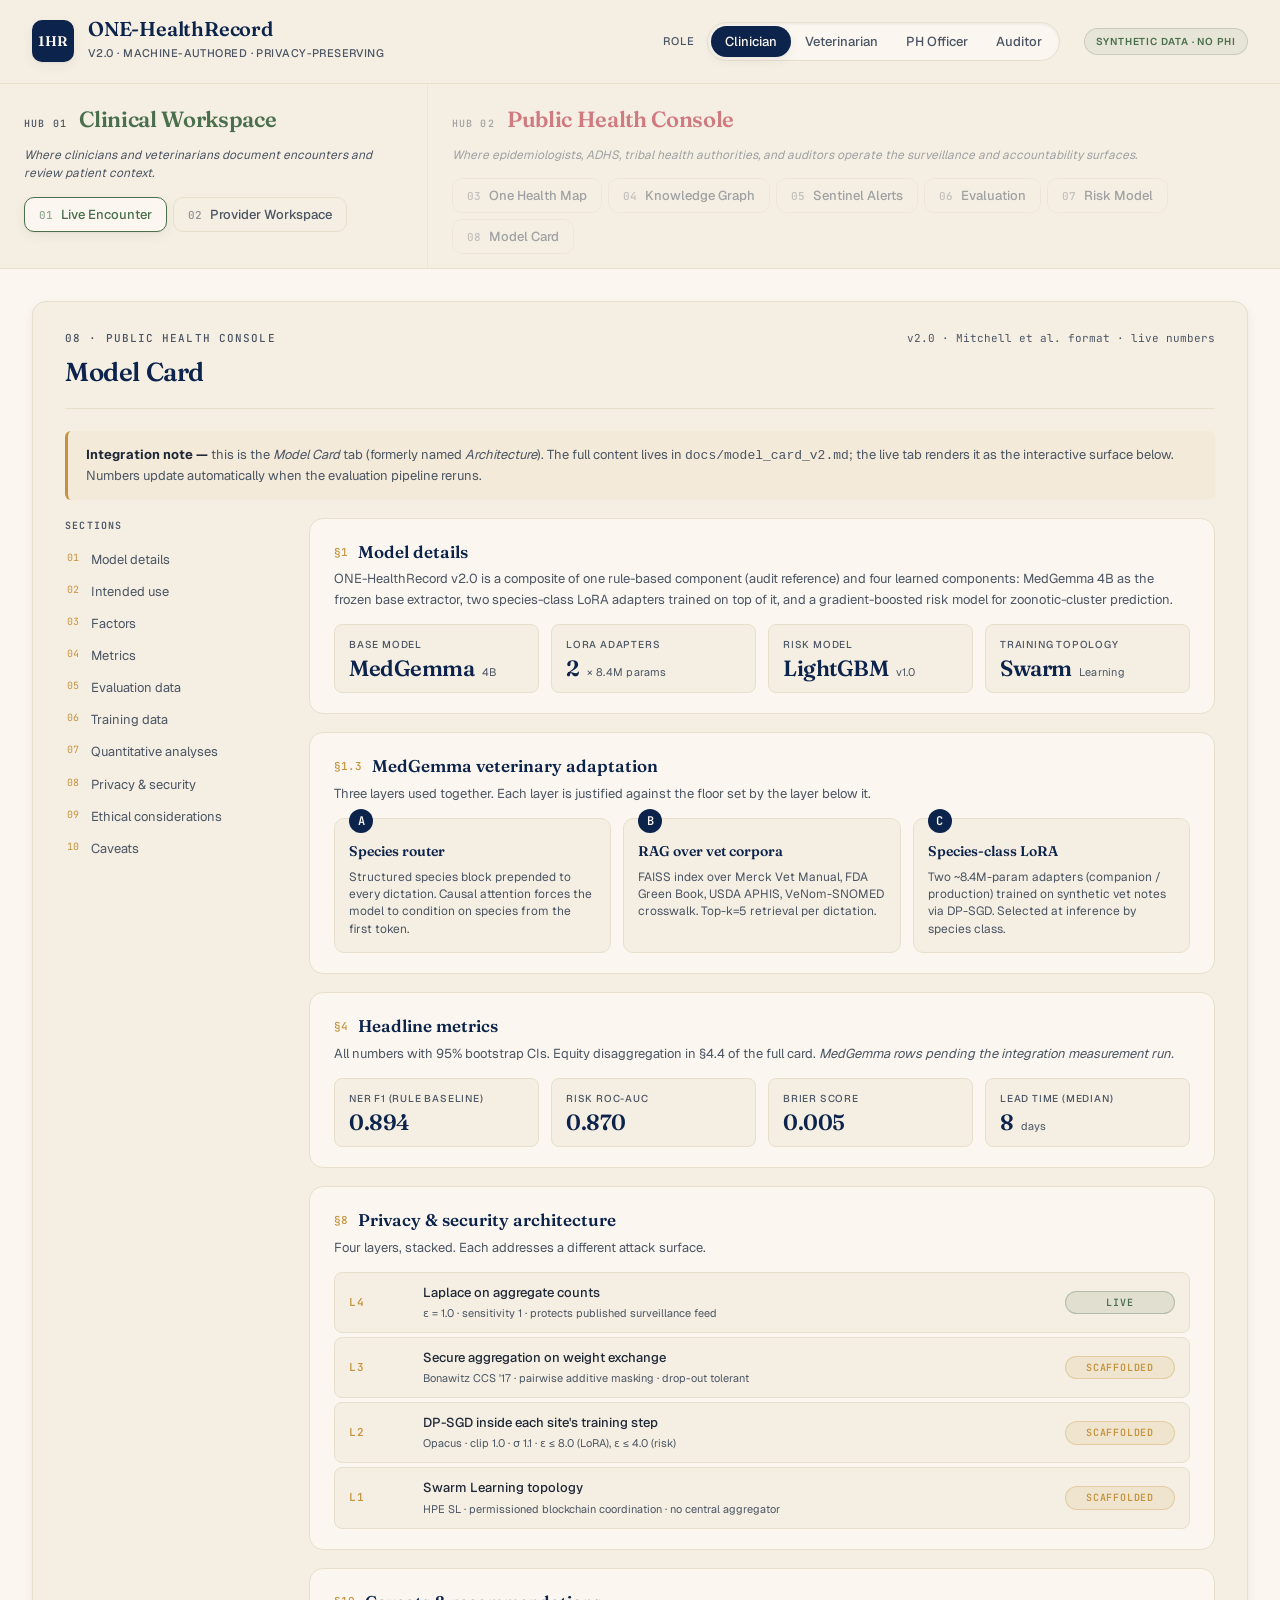
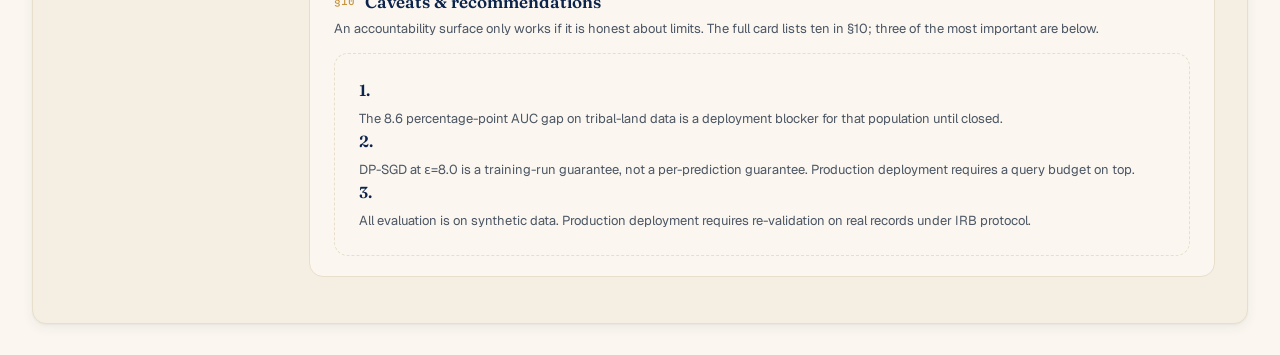
<file: docs/navigation_v2.html>
<!DOCTYPE html>
<html lang="en">
<head>
<meta charset="UTF-8">
<meta name="viewport" content="width=device-width, initial-scale=1.0">
<title>ONE-HealthRecord — v2.0 Navigation Skeleton</title>

<!-- Match existing project: Fraunces (serif display) + Geist (sans body) + JetBrains Mono (mono) -->
<link rel="preconnect" href="https://fonts.googleapis.com">
<link rel="preconnect" href="https://fonts.gstatic.com" crossorigin>
<link href="https://fonts.googleapis.com/css2?family=Fraunces:opsz,wght@9..144,400;9..144,500;9..144,600;9..144,700&family=Geist:wght@300;400;500;600;700&family=JetBrains+Mono:wght@400;500&display=swap" rel="stylesheet">

<style>
/* ============================================================================
   ONE-HealthRecord v2.0 — Two-Hub Navigation
   ============================================================================
   Drop-in skeleton for the Phase 3 restructure.

   Replace the existing <nav.tabs> block in app/index.html with the
   <header class="oh-shell">…</header><nav class="oh-hubs">…</nav> blocks
   below. All CSS lives under the .oh- prefix to avoid colliding with the
   existing app stylesheet.

   The role-switcher state is stored on document.body via a `data-role`
   attribute. The hub-and-tab routing reuses the existing `data-view`
   convention so the existing app.js view handlers continue to work
   unchanged — just with two more hub-level wrappers around them.
   ============================================================================ */

:root {
  /* Existing project palette (do not change — matches the rest of the app) */
  --ua-cardinal: #AB0520;
  --ua-navy: #0C234B;
  --clinical-sage: #4A6F4D;
  --ochre: #C5933E;
  --cream: #FBF7F0;
  --cream-warm: #F5EFE3;
  --ink: #1F2937;
  --ink-soft: #4B5563;
  --rule: #E7DFCC;

  /* Hub-specific accent colors — new in v2.0 */
  --hub-clinical: var(--clinical-sage);
  --hub-public-health: var(--ua-cardinal);

  /* Shadows tuned for warm-cream neomorphism */
  --shadow-soft: 0 1px 2px rgba(31, 41, 55, 0.04), 0 4px 12px rgba(31, 41, 55, 0.06);
  --shadow-pressed: inset 0 1px 3px rgba(31, 41, 55, 0.08);

  --radius-card: 14px;
  --radius-pill: 999px;
}

* { box-sizing: border-box; margin: 0; padding: 0; }

body {
  background: var(--cream);
  color: var(--ink);
  font-family: 'Geist', system-ui, -apple-system, sans-serif;
  font-weight: 400;
  line-height: 1.55;
  min-height: 100vh;
  font-feature-settings: "ss01" 1, "ss02" 1;
}

/* ============================================================================
   APP SHELL — top bar with brand, role switcher, synthetic-data badge
   ============================================================================ */
.oh-shell {
  background: var(--cream-warm);
  border-bottom: 1px solid var(--rule);
  padding: 18px 32px;
  display: flex;
  align-items: center;
  gap: 24px;
  position: sticky;
  top: 0;
  z-index: 50;
  backdrop-filter: blur(8px);
}

.oh-brand {
  display: flex;
  align-items: center;
  gap: 14px;
  flex-shrink: 0;
}

.oh-brand-mark {
  width: 42px; height: 42px;
  border-radius: 10px;
  background: var(--ua-navy);
  color: var(--cream);
  display: grid;
  place-items: center;
  font-family: 'Fraunces', serif;
  font-weight: 600;
  font-size: 14px;
  letter-spacing: 0.02em;
  box-shadow: var(--shadow-soft);
}

.oh-brand-text h1 {
  font-family: 'Fraunces', serif;
  font-weight: 600;
  font-size: 20px;
  letter-spacing: -0.01em;
  color: var(--ua-navy);
  line-height: 1.1;
}

.oh-brand-text .sub {
  font-size: 11px;
  color: var(--ink-soft);
  letter-spacing: 0.04em;
  text-transform: uppercase;
  font-weight: 500;
}

/* Role switcher — segmented control */
.oh-role-switcher {
  margin-left: auto;
  display: flex;
  align-items: center;
  gap: 12px;
}

.oh-role-label {
  font-size: 11px;
  letter-spacing: 0.08em;
  text-transform: uppercase;
  color: var(--ink-soft);
  font-weight: 500;
}

.oh-role-segment {
  display: inline-flex;
  background: var(--cream);
  border: 1px solid var(--rule);
  border-radius: var(--radius-pill);
  padding: 3px;
  box-shadow: var(--shadow-pressed);
}

.oh-role-segment button {
  appearance: none;
  background: transparent;
  border: none;
  font-family: inherit;
  font-size: 13px;
  font-weight: 500;
  color: var(--ink-soft);
  padding: 7px 14px;
  border-radius: var(--radius-pill);
  cursor: pointer;
  transition: all 0.18s ease;
  display: inline-flex;
  align-items: center;
  gap: 6px;
}

.oh-role-segment button:hover { color: var(--ink); }

.oh-role-segment button[aria-pressed="true"] {
  background: var(--ua-navy);
  color: var(--cream);
  box-shadow: var(--shadow-soft);
}

.oh-role-icon {
  width: 14px; height: 14px;
  display: inline-block;
}

.oh-synthetic-badge {
  font-size: 10px;
  letter-spacing: 0.08em;
  text-transform: uppercase;
  color: var(--clinical-sage);
  background: rgba(74, 111, 77, 0.08);
  border: 1px solid rgba(74, 111, 77, 0.2);
  border-radius: var(--radius-pill);
  padding: 5px 11px;
  font-weight: 600;
}

/* ============================================================================
   TWO-HUB NAVIGATION
   The big visual change: two hub headers, each with their own tab strip.
   ============================================================================ */
.oh-hubs {
  display: grid;
  grid-template-columns: 1fr 2fr; /* Clinical narrower, PH wider — reflects sub-tab count */
  gap: 0;
  border-bottom: 1px solid var(--rule);
  background: var(--cream-warm);
}

.oh-hub {
  padding: 18px 24px 14px;
  position: relative;
  transition: background 0.2s ease;
}

.oh-hub + .oh-hub {
  border-left: 1px solid var(--rule);
}

.oh-hub-header {
  display: flex;
  align-items: baseline;
  gap: 12px;
  margin-bottom: 10px;
}

.oh-hub-eyebrow {
  font-family: 'JetBrains Mono', monospace;
  font-size: 10px;
  letter-spacing: 0.12em;
  text-transform: uppercase;
  color: var(--ink-soft);
  font-weight: 500;
}

.oh-hub-title {
  font-family: 'Fraunces', serif;
  font-weight: 600;
  font-size: 22px;
  letter-spacing: -0.015em;
}

.oh-hub[data-hub="clinical"] .oh-hub-title { color: var(--hub-clinical); }
.oh-hub[data-hub="public-health"] .oh-hub-title { color: var(--hub-public-health); }

.oh-hub-audience {
  font-size: 12px;
  color: var(--ink-soft);
  margin-bottom: 14px;
  font-style: italic;
}

/* Tab strip within each hub */
.oh-tabstrip {
  display: flex;
  flex-wrap: wrap;
  gap: 6px;
}

.oh-tab {
  appearance: none;
  background: transparent;
  border: 1px solid var(--rule);
  font-family: inherit;
  font-size: 13px;
  font-weight: 500;
  color: var(--ink-soft);
  padding: 8px 14px;
  border-radius: 10px;
  cursor: pointer;
  transition: all 0.18s ease;
  display: inline-flex;
  align-items: center;
  gap: 8px;
}

.oh-tab:hover {
  background: var(--cream);
  color: var(--ink);
  transform: translateY(-1px);
}

.oh-tab[aria-current="page"] {
  background: var(--cream);
  color: var(--ink);
  box-shadow: var(--shadow-soft);
}

.oh-hub[data-hub="clinical"] .oh-tab[aria-current="page"] {
  border-color: var(--hub-clinical);
  color: var(--hub-clinical);
}

.oh-hub[data-hub="public-health"] .oh-tab[aria-current="page"] {
  border-color: var(--hub-public-health);
  color: var(--hub-public-health);
}

.oh-tab-num {
  font-family: 'JetBrains Mono', monospace;
  font-size: 11px;
  font-weight: 500;
  opacity: 0.6;
}

/* When a role is active, dim the non-default hub */
body[data-role="clinician"] .oh-hub[data-hub="public-health"],
body[data-role="veterinarian"] .oh-hub[data-hub="public-health"] {
  opacity: 0.5;
}

body[data-role="public-health-officer"] .oh-hub[data-hub="clinical"],
body[data-role="auditor"] .oh-hub[data-hub="clinical"] {
  opacity: 0.5;
}

.oh-hub:hover { opacity: 1 !important; }

/* ============================================================================
   MAIN CONTENT AREA — view container
   ============================================================================ */
main { padding: 32px; max-width: 1400px; margin: 0 auto; }

.oh-view-shell {
  background: var(--cream-warm);
  border-radius: var(--radius-card);
  padding: 28px 32px;
  box-shadow: var(--shadow-soft);
  border: 1px solid var(--rule);
  min-height: 60vh;
}

.oh-view-head {
  border-bottom: 1px solid var(--rule);
  padding-bottom: 16px;
  margin-bottom: 22px;
  display: flex;
  align-items: baseline;
  justify-content: space-between;
  flex-wrap: wrap;
  gap: 12px;
}

.oh-view-head h2 {
  font-family: 'Fraunces', serif;
  font-weight: 600;
  font-size: 26px;
  letter-spacing: -0.015em;
  color: var(--ua-navy);
}

.oh-view-head h2 small {
  display: block;
  font-family: 'JetBrains Mono', monospace;
  font-size: 11px;
  font-weight: 500;
  letter-spacing: 0.1em;
  text-transform: uppercase;
  color: var(--ink-soft);
  margin-bottom: 4px;
}

.oh-view-meta {
  font-family: 'JetBrains Mono', monospace;
  font-size: 11px;
  color: var(--ink-soft);
}

/* ============================================================================
   MODEL CARD — preview rendering
   The Architecture tab becomes the Model Card. Below is a preview of how
   the live tab would render — sectioned, scannable, with live numbers.
   ============================================================================ */
.mc-grid {
  display: grid;
  grid-template-columns: 220px 1fr;
  gap: 24px;
  margin-top: 18px;
}

.mc-toc {
  position: sticky;
  top: 180px;
  align-self: start;
}

.mc-toc h3 {
  font-family: 'JetBrains Mono', monospace;
  font-size: 10px;
  letter-spacing: 0.12em;
  text-transform: uppercase;
  color: var(--ink-soft);
  margin-bottom: 10px;
  font-weight: 600;
}

.mc-toc ol {
  list-style: none;
  counter-reset: mctoc;
}

.mc-toc li {
  counter-increment: mctoc;
  padding: 6px 0 6px 24px;
  position: relative;
  font-size: 13px;
  color: var(--ink-soft);
  cursor: pointer;
  border-left: 2px solid transparent;
  transition: all 0.15s;
}

.mc-toc li::before {
  content: counter(mctoc, decimal-leading-zero);
  position: absolute;
  left: 0;
  font-family: 'JetBrains Mono', monospace;
  font-size: 10px;
  color: var(--ochre);
}

.mc-toc li:hover {
  color: var(--ink);
  border-left-color: var(--ochre);
  padding-left: 28px;
}

.mc-section {
  background: var(--cream);
  border: 1px solid var(--rule);
  border-radius: var(--radius-card);
  padding: 20px 24px;
  margin-bottom: 18px;
}

.mc-section h3 {
  font-family: 'Fraunces', serif;
  font-weight: 600;
  font-size: 17px;
  color: var(--ua-navy);
  margin-bottom: 4px;
  display: flex;
  align-items: center;
  gap: 10px;
}

.mc-section h3 .mc-num {
  font-family: 'JetBrains Mono', monospace;
  font-size: 11px;
  color: var(--ochre);
  font-weight: 500;
}

.mc-section .mc-blurb {
  font-size: 13px;
  color: var(--ink-soft);
  margin-bottom: 14px;
  line-height: 1.55;
}

.mc-stat-row {
  display: grid;
  grid-template-columns: repeat(auto-fit, minmax(140px, 1fr));
  gap: 12px;
  margin-top: 10px;
}

.mc-stat {
  background: var(--cream-warm);
  border: 1px solid var(--rule);
  border-radius: 8px;
  padding: 12px 14px;
}

.mc-stat .label {
  font-size: 10px;
  letter-spacing: 0.08em;
  text-transform: uppercase;
  color: var(--ink-soft);
  font-weight: 500;
  margin-bottom: 4px;
}

.mc-stat .value {
  font-family: 'Fraunces', serif;
  font-weight: 600;
  font-size: 22px;
  color: var(--ua-navy);
  letter-spacing: -0.02em;
  line-height: 1.1;
}

.mc-stat .value small {
  font-family: 'Geist', sans-serif;
  font-size: 11px;
  color: var(--ink-soft);
  font-weight: 400;
  letter-spacing: 0.02em;
  margin-left: 4px;
}

/* Privacy stack visualization */
.mc-privacy-stack {
  display: flex;
  flex-direction: column;
  gap: 4px;
  margin-top: 12px;
}

.mc-privacy-layer {
  display: grid;
  grid-template-columns: 60px 1fr 110px;
  gap: 14px;
  align-items: center;
  padding: 10px 14px;
  background: var(--cream-warm);
  border: 1px solid var(--rule);
  border-radius: 8px;
}

.mc-privacy-layer .layer-num {
  font-family: 'JetBrains Mono', monospace;
  font-size: 11px;
  color: var(--ochre);
  font-weight: 600;
  letter-spacing: 0.08em;
}

.mc-privacy-layer .layer-name {
  font-size: 13px;
  color: var(--ink);
  font-weight: 500;
}

.mc-privacy-layer .layer-name small {
  display: block;
  font-size: 11px;
  color: var(--ink-soft);
  font-weight: 400;
  margin-top: 2px;
}

.mc-status-pill {
  font-family: 'JetBrains Mono', monospace;
  font-size: 10px;
  letter-spacing: 0.08em;
  text-transform: uppercase;
  text-align: center;
  padding: 3px 10px;
  border-radius: var(--radius-pill);
  font-weight: 600;
}

.mc-status-pill.live {
  background: rgba(74, 111, 77, 0.12);
  color: var(--clinical-sage);
  border: 1px solid rgba(74, 111, 77, 0.3);
}

.mc-status-pill.scaffolded {
  background: rgba(197, 147, 62, 0.12);
  color: var(--ochre);
  border: 1px solid rgba(197, 147, 62, 0.3);
}

.mc-status-pill.roadmap {
  background: rgba(75, 85, 99, 0.08);
  color: var(--ink-soft);
  border: 1px solid var(--rule);
}

/* MedGemma adaptation diagram */
.mc-medgemma-stack {
  display: grid;
  grid-template-columns: repeat(3, 1fr);
  gap: 12px;
  margin-top: 12px;
}

.mc-medgemma-layer {
  background: var(--cream-warm);
  border: 1px solid var(--rule);
  border-radius: 10px;
  padding: 14px;
  position: relative;
}

.mc-medgemma-layer::before {
  content: attr(data-letter);
  position: absolute;
  top: -10px;
  left: 14px;
  background: var(--ua-navy);
  color: var(--cream);
  width: 24px;
  height: 24px;
  border-radius: 50%;
  display: grid;
  place-items: center;
  font-family: 'JetBrains Mono', monospace;
  font-size: 12px;
  font-weight: 600;
}

.mc-medgemma-layer h4 {
  font-family: 'Fraunces', serif;
  font-weight: 600;
  font-size: 14px;
  color: var(--ua-navy);
  margin-top: 8px;
  margin-bottom: 6px;
}

.mc-medgemma-layer p {
  font-size: 12px;
  color: var(--ink-soft);
  line-height: 1.45;
}

/* Hub default placeholder */
.placeholder-card {
  background: var(--cream);
  border: 1px dashed var(--rule);
  border-radius: var(--radius-card);
  padding: 24px;
  text-align: center;
  color: var(--ink-soft);
  font-size: 13px;
}

.placeholder-card strong {
  display: block;
  font-family: 'Fraunces', serif;
  font-weight: 600;
  font-size: 16px;
  color: var(--ua-navy);
  margin-bottom: 6px;
}

.integration-note {
  background: rgba(197, 147, 62, 0.06);
  border-left: 3px solid var(--ochre);
  padding: 14px 18px;
  border-radius: 6px;
  margin: 18px 0;
  font-size: 13px;
  color: var(--ink-soft);
}

.integration-note strong { color: var(--ink); }

/* ============================================================================
   RESPONSIVE — mobile collapse
   ============================================================================ */
@media (max-width: 900px) {
  .oh-hubs { grid-template-columns: 1fr; }
  .oh-hub + .oh-hub { border-left: none; border-top: 1px solid var(--rule); }
  .mc-grid { grid-template-columns: 1fr; }
  .mc-toc { position: static; }
  .oh-shell { flex-wrap: wrap; }
  .oh-role-switcher { width: 100%; margin-left: 0; }
}
</style>
</head>
<body data-role="clinician">

<!-- ============================================================================
     APP SHELL
     ============================================================================ -->
<header class="oh-shell">
  <div class="oh-brand">
    <div class="oh-brand-mark">1HR</div>
    <div class="oh-brand-text">
      <h1>ONE-HealthRecord</h1>
      <span class="sub">v2.0 · Machine-Authored · Privacy-Preserving</span>
    </div>
  </div>

  <div class="oh-role-switcher">
    <span class="oh-role-label">Role</span>
    <div class="oh-role-segment" role="tablist" aria-label="User role">
      <button type="button" data-role="clinician" aria-pressed="true">Clinician</button>
      <button type="button" data-role="veterinarian" aria-pressed="false">Veterinarian</button>
      <button type="button" data-role="public-health-officer" aria-pressed="false">PH&nbsp;Officer</button>
      <button type="button" data-role="auditor" aria-pressed="false">Auditor</button>
    </div>
  </div>

  <span class="oh-synthetic-badge">Synthetic data · No PHI</span>
</header>

<!-- ============================================================================
     TWO-HUB NAVIGATION
     This is the big visual change for v2.0.
     ============================================================================ -->
<nav class="oh-hubs" aria-label="Application hubs">

  <!-- ========================================================================
       HUB 1: CLINICAL WORKSPACE — for clinicians and veterinarians
       Contains: Live Encounter, Provider Workspace
       ======================================================================== -->
  <section class="oh-hub" data-hub="clinical">
    <div class="oh-hub-header">
      <span class="oh-hub-eyebrow">Hub 01</span>
      <h2 class="oh-hub-title">Clinical Workspace</h2>
    </div>
    <p class="oh-hub-audience">Where clinicians and veterinarians document encounters and review patient context.</p>

    <div class="oh-tabstrip" role="tablist">
      <button class="oh-tab" data-view="encounter" aria-current="page">
        <span class="oh-tab-num">01</span><span>Live Encounter</span>
      </button>
      <button class="oh-tab" data-view="workspace">
        <span class="oh-tab-num">02</span><span>Provider Workspace</span>
      </button>
    </div>
  </section>

  <!-- ========================================================================
       HUB 2: PUBLIC HEALTH CONSOLE — for epidemiologists, governance, audit
       Contains: Map, Knowledge Graph, Sentinel Alerts, Evaluation, Risk Model, Model Card
       ======================================================================== -->
  <section class="oh-hub" data-hub="public-health">
    <div class="oh-hub-header">
      <span class="oh-hub-eyebrow">Hub 02</span>
      <h2 class="oh-hub-title">Public Health Console</h2>
    </div>
    <p class="oh-hub-audience">Where epidemiologists, ADHS, tribal health authorities, and auditors operate the surveillance and accountability surfaces.</p>

    <div class="oh-tabstrip" role="tablist">
      <button class="oh-tab" data-view="map">
        <span class="oh-tab-num">03</span><span>One Health Map</span>
      </button>
      <button class="oh-tab" data-view="graph">
        <span class="oh-tab-num">04</span><span>Knowledge Graph</span>
      </button>
      <button class="oh-tab" data-view="surveillance">
        <span class="oh-tab-num">05</span><span>Sentinel Alerts</span>
      </button>
      <button class="oh-tab" data-view="evaluation">
        <span class="oh-tab-num">06</span><span>Evaluation</span>
      </button>
      <button class="oh-tab" data-view="risk-model">
        <span class="oh-tab-num">07</span><span>Risk Model</span>
      </button>
      <button class="oh-tab" data-view="model-card">
        <span class="oh-tab-num">08</span><span>Model Card</span>
      </button>
    </div>
  </section>

</nav>

<!-- ============================================================================
     MAIN CONTENT — Model Card preview as the example view
     This shows what the new "Model Card" tab (replacing Architecture) looks like.
     ============================================================================ -->
<main>
  <div class="oh-view-shell">
    <div class="oh-view-head">
      <h2><small>08 · Public Health Console</small>Model Card</h2>
      <span class="oh-view-meta">v2.0 · Mitchell et al. format · live numbers</span>
    </div>

    <div class="integration-note">
      <strong>Integration note —</strong> this is the <em>Model Card</em> tab (formerly named <em>Architecture</em>). The full content lives in <code>docs/model_card_v2.md</code>; the live tab renders it as the interactive surface below. Numbers update automatically when the evaluation pipeline reruns.
    </div>

    <div class="mc-grid">

      <!-- TOC -->
      <aside class="mc-toc">
        <h3>Sections</h3>
        <ol>
          <li>Model details</li>
          <li>Intended use</li>
          <li>Factors</li>
          <li>Metrics</li>
          <li>Evaluation data</li>
          <li>Training data</li>
          <li>Quantitative analyses</li>
          <li>Privacy &amp; security</li>
          <li>Ethical considerations</li>
          <li>Caveats</li>
        </ol>
      </aside>

      <!-- Sections -->
      <div class="mc-sections">

        <!-- §1 Model details -->
        <section class="mc-section">
          <h3><span class="mc-num">§1</span>Model details</h3>
          <p class="mc-blurb">ONE-HealthRecord v2.0 is a composite of one rule-based component (audit reference) and four learned components: MedGemma 4B as the frozen base extractor, two species-class LoRA adapters trained on top of it, and a gradient-boosted risk model for zoonotic-cluster prediction.</p>
          <div class="mc-stat-row">
            <div class="mc-stat"><div class="label">Base model</div><div class="value">MedGemma<small>&nbsp;4B</small></div></div>
            <div class="mc-stat"><div class="label">LoRA adapters</div><div class="value">2<small>&nbsp;× 8.4M params</small></div></div>
            <div class="mc-stat"><div class="label">Risk model</div><div class="value">LightGBM<small>&nbsp;v1.0</small></div></div>
            <div class="mc-stat"><div class="label">Training topology</div><div class="value">Swarm<small>&nbsp;Learning</small></div></div>
          </div>
        </section>

        <!-- §3 MedGemma adaptation (excerpt) -->
        <section class="mc-section">
          <h3><span class="mc-num">§1.3</span>MedGemma veterinary adaptation</h3>
          <p class="mc-blurb">Three layers used together. Each layer is justified against the floor set by the layer below it.</p>
          <div class="mc-medgemma-stack">
            <div class="mc-medgemma-layer" data-letter="A">
              <h4>Species router</h4>
              <p>Structured species block prepended to every dictation. Causal attention forces the model to condition on species from the first token.</p>
            </div>
            <div class="mc-medgemma-layer" data-letter="B">
              <h4>RAG over vet corpora</h4>
              <p>FAISS index over Merck Vet Manual, FDA Green Book, USDA APHIS, VeNom-SNOMED crosswalk. Top-k=5 retrieval per dictation.</p>
            </div>
            <div class="mc-medgemma-layer" data-letter="C">
              <h4>Species-class LoRA</h4>
              <p>Two ~8.4M-param adapters (companion / production) trained on synthetic vet notes via DP-SGD. Selected at inference by species class.</p>
            </div>
          </div>
        </section>

        <!-- §4 Headline metrics -->
        <section class="mc-section">
          <h3><span class="mc-num">§4</span>Headline metrics</h3>
          <p class="mc-blurb">All numbers with 95% bootstrap CIs. Equity disaggregation in §4.4 of the full card. <em>MedGemma rows pending the integration measurement run.</em></p>
          <div class="mc-stat-row">
            <div class="mc-stat"><div class="label">NER F1 (rule baseline)</div><div class="value">0.894</div></div>
            <div class="mc-stat"><div class="label">Risk ROC-AUC</div><div class="value">0.870</div></div>
            <div class="mc-stat"><div class="label">Brier score</div><div class="value">0.005</div></div>
            <div class="mc-stat"><div class="label">Lead time (median)</div><div class="value">8<small>&nbsp;days</small></div></div>
          </div>
        </section>

        <!-- §8 Privacy stack -->
        <section class="mc-section">
          <h3><span class="mc-num">§8</span>Privacy &amp; security architecture</h3>
          <p class="mc-blurb">Four layers, stacked. Each addresses a different attack surface.</p>
          <div class="mc-privacy-stack">
            <div class="mc-privacy-layer">
              <span class="layer-num">L4</span>
              <span class="layer-name">Laplace on aggregate counts<small>ε = 1.0 · sensitivity 1 · protects published surveillance feed</small></span>
              <span class="mc-status-pill live">Live</span>
            </div>
            <div class="mc-privacy-layer">
              <span class="layer-num">L3</span>
              <span class="layer-name">Secure aggregation on weight exchange<small>Bonawitz CCS '17 · pairwise additive masking · drop-out tolerant</small></span>
              <span class="mc-status-pill scaffolded">Scaffolded</span>
            </div>
            <div class="mc-privacy-layer">
              <span class="layer-num">L2</span>
              <span class="layer-name">DP-SGD inside each site's training step<small>Opacus · clip 1.0 · σ 1.1 · ε ≤ 8.0 (LoRA), ε ≤ 4.0 (risk)</small></span>
              <span class="mc-status-pill scaffolded">Scaffolded</span>
            </div>
            <div class="mc-privacy-layer">
              <span class="layer-num">L1</span>
              <span class="layer-name">Swarm Learning topology<small>HPE SL · permissioned blockchain coordination · no central aggregator</small></span>
              <span class="mc-status-pill scaffolded">Scaffolded</span>
            </div>
          </div>
        </section>

        <!-- §10 Caveats -->
        <section class="mc-section">
          <h3><span class="mc-num">§10</span>Caveats &amp; recommendations</h3>
          <p class="mc-blurb">An accountability surface only works if it is honest about limits. The full card lists ten in §10; three of the most important are below.</p>
          <div class="placeholder-card" style="text-align: left;">
            <strong>1.</strong> The 8.6 percentage-point AUC gap on tribal-land data is a deployment blocker for that population until closed.<br>
            <strong>2.</strong> DP-SGD at ε=8.0 is a training-run guarantee, not a per-prediction guarantee. Production deployment requires a query budget on top.<br>
            <strong>3.</strong> All evaluation is on synthetic data. Production deployment requires re-validation on real records under IRB protocol.
          </div>
        </section>

      </div>
    </div>
  </div>
</main>

<script>
/* ============================================================================
   ROLE SWITCHER — toggles document.body[data-role]; downstream views can
   read this to filter what the role can see.
   ============================================================================ */
document.querySelectorAll('.oh-role-segment button').forEach(btn => {
  btn.addEventListener('click', () => {
    const role = btn.dataset.role;
    document.body.dataset.role = role;
    document.querySelectorAll('.oh-role-segment button').forEach(b => {
      b.setAttribute('aria-pressed', b === btn ? 'true' : 'false');
    });
  });
});

/* ============================================================================
   TAB SWITCHER — single source of truth for [aria-current]; existing
   app.js handlers can hook into the same `data-view` attribute.
   ============================================================================ */
document.querySelectorAll('.oh-tab').forEach(tab => {
  tab.addEventListener('click', () => {
    document.querySelectorAll('.oh-tab').forEach(t => t.removeAttribute('aria-current'));
    tab.setAttribute('aria-current', 'page');
    /* In the integrated app: dispatch a 'view-change' event the existing
       app.js can listen to, OR call the existing showView(tab.dataset.view) */
    const event = new CustomEvent('view-change', { detail: { view: tab.dataset.view }});
    document.dispatchEvent(event);
  });
});
</script>

</body>
</html>
</file>
